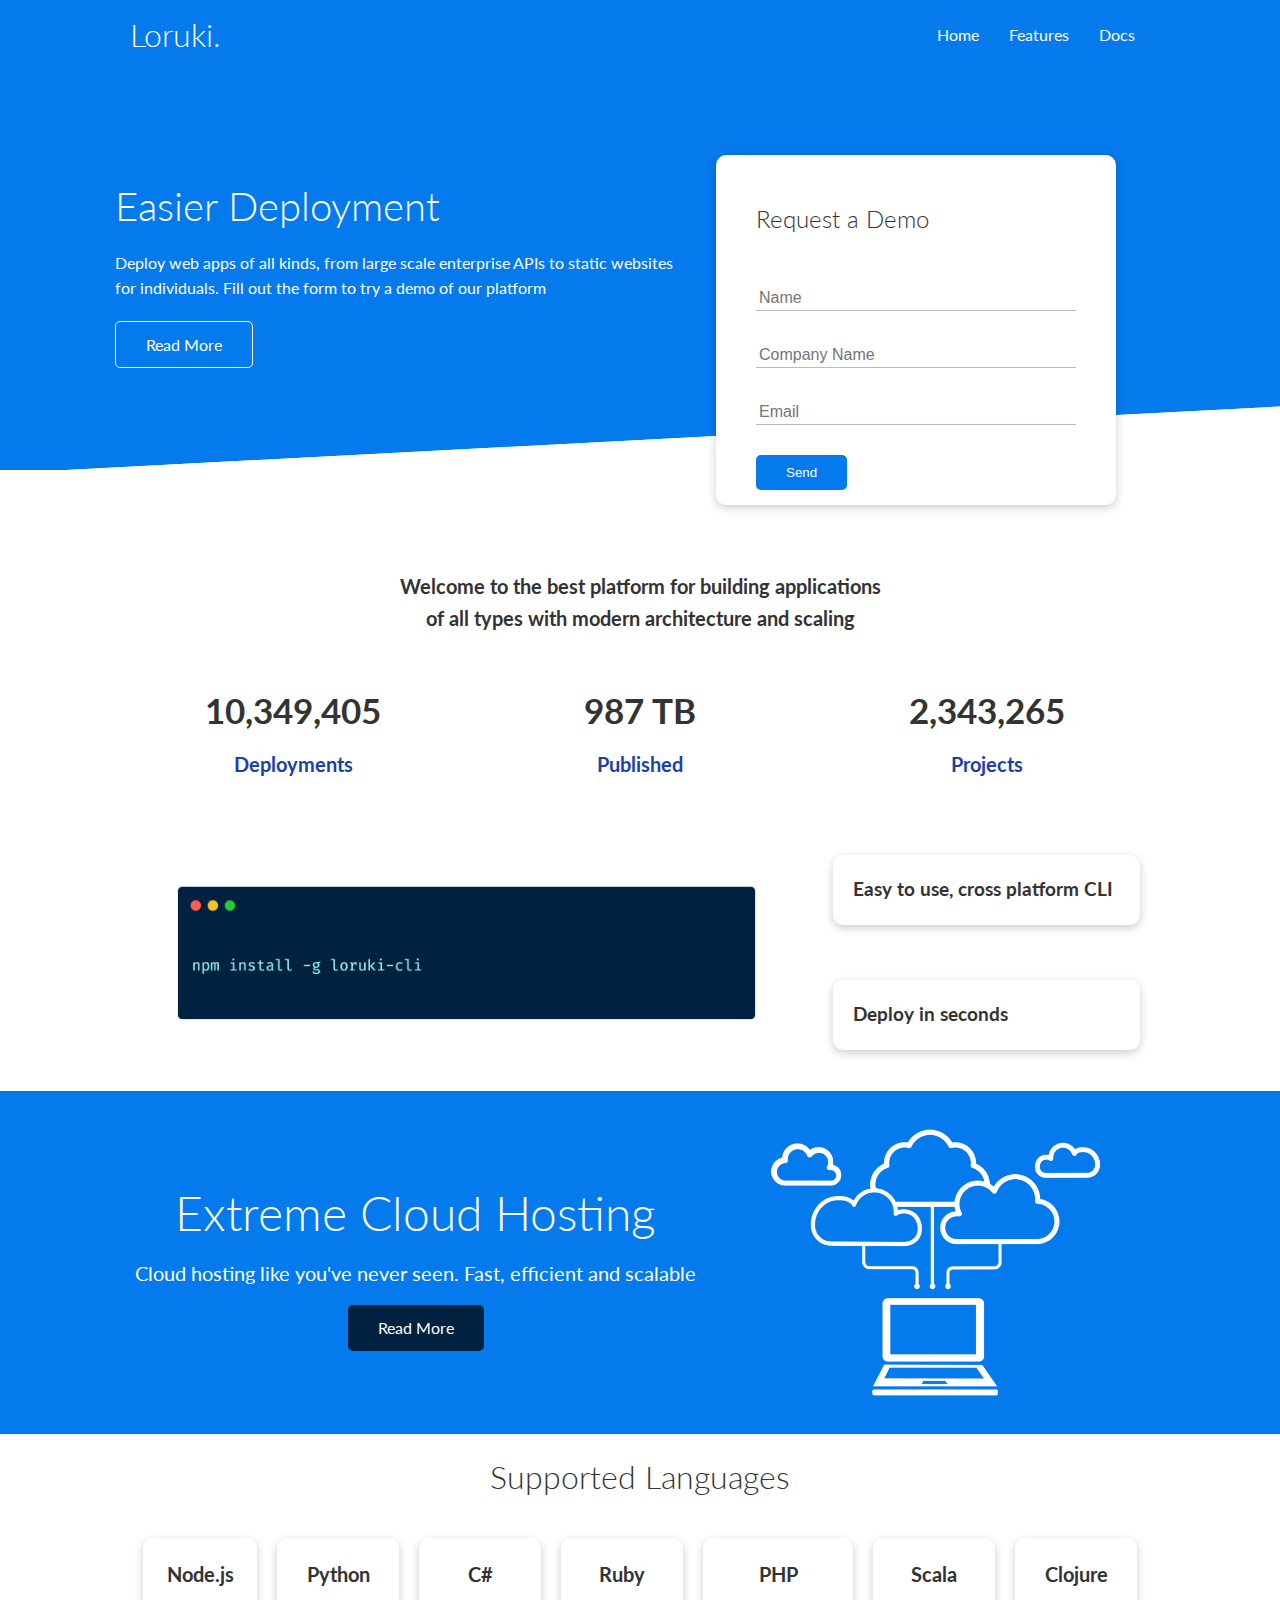
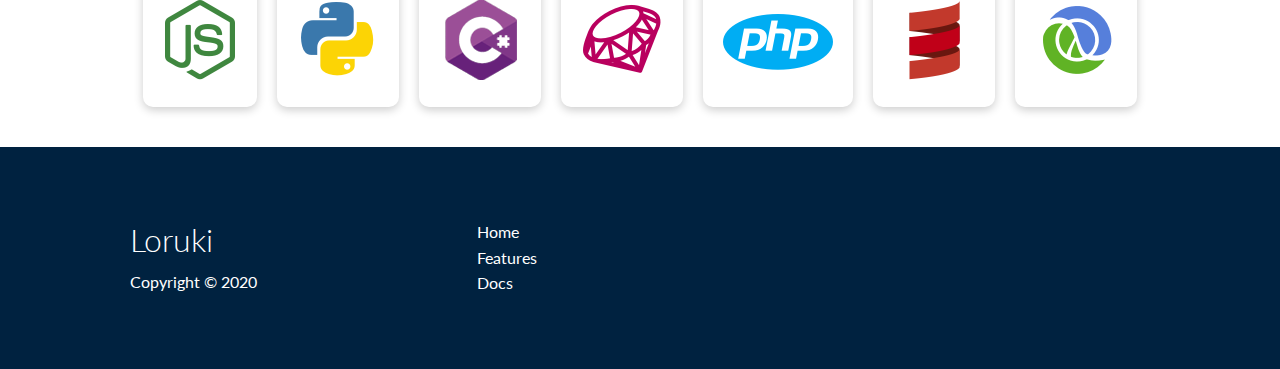
<file: index.html>
<!DOCTYPE html>
<html lang="en">
  <head>
    <meta charset="UTF-8" />
    <meta name="viewport" content="width=device-width, initial-scale=1.0" />
    <link
      rel="stylesheet"
      href="https://cdnjs.cloudflare.com/ajax/libs/font-awesome/5.15.2/css/all.min.css"
      integrity="sha512-HK5fgLBL+xu6dm/Ii3z4xhlSUyZgTT9tuc/hSrtw6uzJOvgRr2a9jyxxT1ely+B+xFAmJKVSTbpM/CuL7qxO8w=="
      crossorigin="anonymous"
    />
    <link rel="stylesheet" href="css/utilities.css" />
    <link rel="stylesheet" href="css/style.css" />
    <title>Loruki | Cloud Hosting For Everyone</title>
  </head>
  <body>
    <!-- Navbar -->
    <div class="navbar">
      <div class="container flex">
        <h1 class="logo">Loruki.</h1>
        <nav>
          <ul>
            <li><a href="index.html">Home</a></li>
            <li><a href="features.html">Features</a></li>
            <li><a href="docs.html">Docs</a></li>
          </ul>
        </nav>
      </div>
    </div>

    <!-- Showcase -->
    <section class="showcase">
      <div class="container grid">
        <div class="showcase-text">
          <h1>Easier Deployment</h1>
          <p>
            Deploy web apps of all kinds, from large scale enterprise APIs to
            static websites for individuals. Fill out the form to try a demo of
            our platform
          </p>
          <a href="features.html" class="btn btn-outline">Read More</a>
        </div>
        <div class="showcase-form card">
          <h2>Request a Demo</h2>
          <form name="contact" method="POST" netlify-honeypot="bot-field" data-netlify="true">
            <input type="hidden" name="form-name" value="contact">
            <p class="hidden">
              <label>Don’t fill this out if you’re human: <input name="bot-field" /></label>
            </p>
            <div class="form-control">
              <input type="text" name="name" placeholder="Name" required />
            </div>
            <div class="form-control">
              <input
                type="text"
                name="company"
                placeholder="Company Name"
                required
              />
            </div>
            <div class="form-control">
              <input type="email" name="email" placeholder="Email" required />
            </div>
            <input type="submit" value="Send" class="btn btn-primary" />
          </form>
        </div>
      </div>
    </section>

    <!-- Stats -->
    <section class="stats">
      <div class="container">
        <h3 class="stats-heading text-center my-1">
          Welcome to the best platform for building applications of all types
          with modern architecture and scaling
        </h3>
        <div class="grid grid-3 text-center my-4">
          <div>
            <i class="fas fa-server fa-3x"></i>
            <h3>10,349,405</h3>
            <p class="text-secondary">Deployments</p>
          </div>
          <div>
            <i class="fas fa-upload fa-3x"></i>
            <h3>987 TB</h3>
            <p class="text-secondary">Published</p>
          </div>
          <div>
            <i class="fas fa-project-diagram fa-3x"></i>
            <h3>2,343,265</h3>
            <p class="text-secondary">Projects</p>
          </div>
        </div>
      </div>
    </section>

    <!-- Cli -->
    <section class="cli">
      <div class="container grid">
        <img src="images/cli.png" alt="" />
        <div class="card">
          <h3>Easy to use, cross platform CLI</h3>
        </div>
        <div class="card">
          <h3>Deploy in seconds</h3>
        </div>
      </div>
    </section>

    <!-- Cloud -->
    <section class="cloud bg-primary my-2 py-2">
      <div class="container grid">
        <div class="text-center">
          <h2 class="lg">Extreme Cloud Hosting</h2>
          <p class="lead my-1">
            Cloud hosting like you've never seen. Fast, efficient and scalable
          </p>
          <a class="btn btn-dark" href="features.html">Read More</a>
        </div>
        <img src="images/cloud.png" alt="" />
      </div>
    </section>

    <!-- Languages -->
    <section class="languages">
      <h2 class="md text-center my-2">Supported Languages</h2>
      <div class="container flex">
        <div class="card">
          <h4>Node.js</h4>
          <img src="images/logos/node.png" alt="" />
        </div>
        <div class="card">
          <h4>Python</h4>
          <img src="images/logos/python.png" alt="" />
        </div>
        <div class="card">
          <h4>C#</h4>
          <img src="images/logos/csharp.png" alt="" />
        </div>
        <div class="card">
          <h4>Ruby</h4>
          <img src="images/logos/ruby.png" alt="" />
        </div>
        <div class="card">
          <h4>PHP</h4>
          <img src="images/logos/php.png" alt="" />
        </div>
        <div class="card">
          <h4>Scala</h4>
          <img src="images/logos/scala.png" alt="" />
        </div>
        <div class="card">
          <h4>Clojure</h4>
          <img src="images/logos/clojure.png" alt="" />
        </div>
      </div>
    </section>

    <!-- Footer -->
    <footer class="footer bg-dark py-5">
      <div class="container grid grid-3">
        <div>
          <h1>Loruki</h1>
          <p>Copyright &copy; 2020</p>
        </div>
        <nav>
          <ul>
            <li><a href="index.html">Home</a></li>
            <li><a href="features.html">Features</a></li>
            <li><a href="docs.html">Docs</a></li>
          </ul>
        </nav>
        <div class="social">
          <a href="#"><i class="fab fa-github fa-2x"></i></a>
          <a href="#"><i class="fab fa-facebook fa-2x"></i></a>
          <a href="#"><i class="fab fa-instagram fa-2x"></i></a>
          <a href="#"><i class="fab fa-twitter fa-2x"></i></a>
        </div>
      </div>
    </footer>
  </body>
</html>
</file>
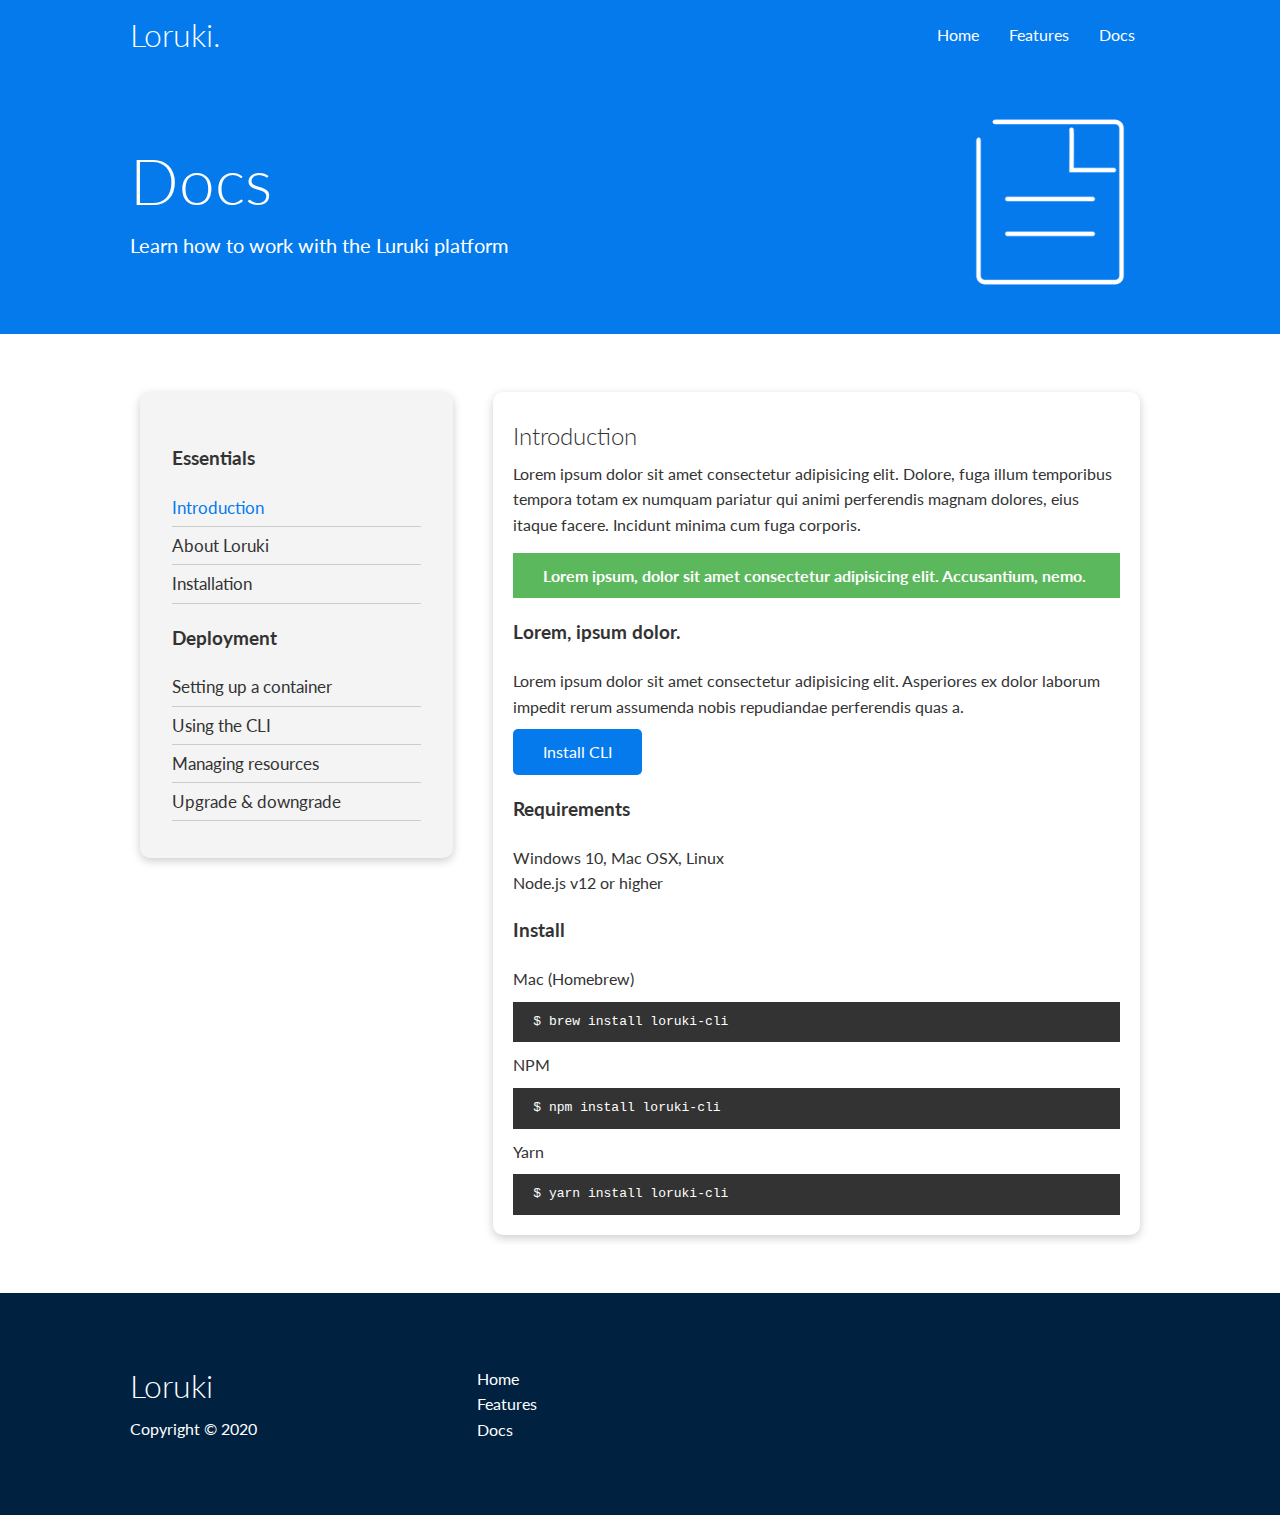
<file: docs.html>
<!DOCTYPE html>
<html lang="en">
  <head>
    <meta charset="UTF-8" />
    <meta name="viewport" content="width=device-width, initial-scale=1.0" />
    <link
      rel="stylesheet"
      href="https://cdnjs.cloudflare.com/ajax/libs/font-awesome/5.15.2/css/all.min.css"
      integrity="sha512-HK5fgLBL+xu6dm/Ii3z4xhlSUyZgTT9tuc/hSrtw6uzJOvgRr2a9jyxxT1ely+B+xFAmJKVSTbpM/CuL7qxO8w=="
      crossorigin="anonymous"
    />
    <link rel="stylesheet" href="css/utilities.css" />
    <link rel="stylesheet" href="css/style.css" />
    <title>Loruki | Cloud Hosting For Everyone</title>
  </head>
  <body>
    <!-- Navbar -->
    <div class="navbar">
      <div class="container flex">
        <h1 class="logo">Loruki.</h1>
        <nav>
          <ul>
            <li><a href="index.html">Home</a></li>
            <li><a href="features.html">Features</a></li>
            <li><a href="docs.html">Docs</a></li>
          </ul>
        </nav>
      </div>
    </div>

    <!-- Head -->
    <section class="docs-head bg-primary py-3">
      <div class="container grid">
        <div>
          <h1 class="xl">Docs</h1>
          <p class="lead">
            Learn how to work with the Luruki platform
          </p>
        </div>
        <img src="images/docs.png" alt="" />
      </div>
    </section>

    <!-- Docs Main -->
    <section class="docs-main my-4">
      <div class="container grid">

        <!-- Left side -->
        <div class="card bg-light p-3">
          <h3 class="my-2">Essentials</h3>
          <nav>
            <ul>
              <li><a href="#" class="text-primary">Introduction</a></li>
              <li><a href="#">About Loruki</a></li>
              <li><a href="#">Installation</a></li>
            </ul>
          </nav>
          <h3 class="my-2">Deployment</h3>
          <nav>
            <ul>
              <li><a href="#">Setting up a container</a></li>
              <li><a href="#">Using the CLI</a></li>
              <li><a href="#">Managing resources</a></li>
              <li><a href="#">Upgrade & downgrade</a></li>
            </ul>
          </nav>

        </div>

        <!-- Right side -->
        <div class="card">
          <h2>Introduction</h2>
          <p>Lorem ipsum dolor sit amet consectetur adipisicing elit. Dolore, fuga illum temporibus tempora totam ex numquam pariatur qui animi perferendis magnam dolores, eius itaque facere. Incidunt minima cum fuga corporis.</p>
          <div class="alert alert-success">
            <i class="fas fa-info"></i>Lorem ipsum, dolor sit amet consectetur adipisicing elit. Accusantium, nemo.
          </div>
          <h3>Lorem, ipsum dolor.</h3>
          <p>Lorem ipsum dolor sit amet consectetur adipisicing elit. Asperiores ex dolor laborum impedit rerum assumenda nobis repudiandae perferendis quas a.</p>
          <a href="#" class="btn btn-primary">Install CLI</a>
          <h3>Requirements</h3>
          <ul>
            <li>Windows 10, Mac OSX, Linux</li>
            <li>Node.js v12 or higher</li>
          </ul>
          <h3>Install</h3>
          <p>Mac (Homebrew)</p>
          <pre><code>$ brew install loruki-cli</code></pre>
          <p>NPM</p>
          <pre><code>$ npm install loruki-cli</code></pre>
          <p>Yarn</p>
          <pre><code>$ yarn install loruki-cli</code></pre>
        </div>
      </div>
    </section>

    
    
    <!-- Footer -->
    <footer class="footer bg-dark py-5">
      <div class="container grid grid-3">
        <div>
          <h1>Loruki</h1>
          <p>Copyright &copy; 2020</p>
        </div>
        <nav>
          <ul>
            <li><a href="index.html">Home</a></li>
            <li><a href="features.html">Features</a></li>
            <li><a href="docs.html">Docs</a></li>
          </ul>
        </nav>
        <div class="social">
          <a href="#"><i class="fab fa-github fa-2x"></i></a>
          <a href="#"><i class="fab fa-facebook fa-2x"></i></a>
          <a href="#"><i class="fab fa-instagram fa-2x"></i></a>
          <a href="#"><i class="fab fa-twitter fa-2x"></i></a>
        </div>
      </div>
    </footer>
  </body>
</html>
</file>
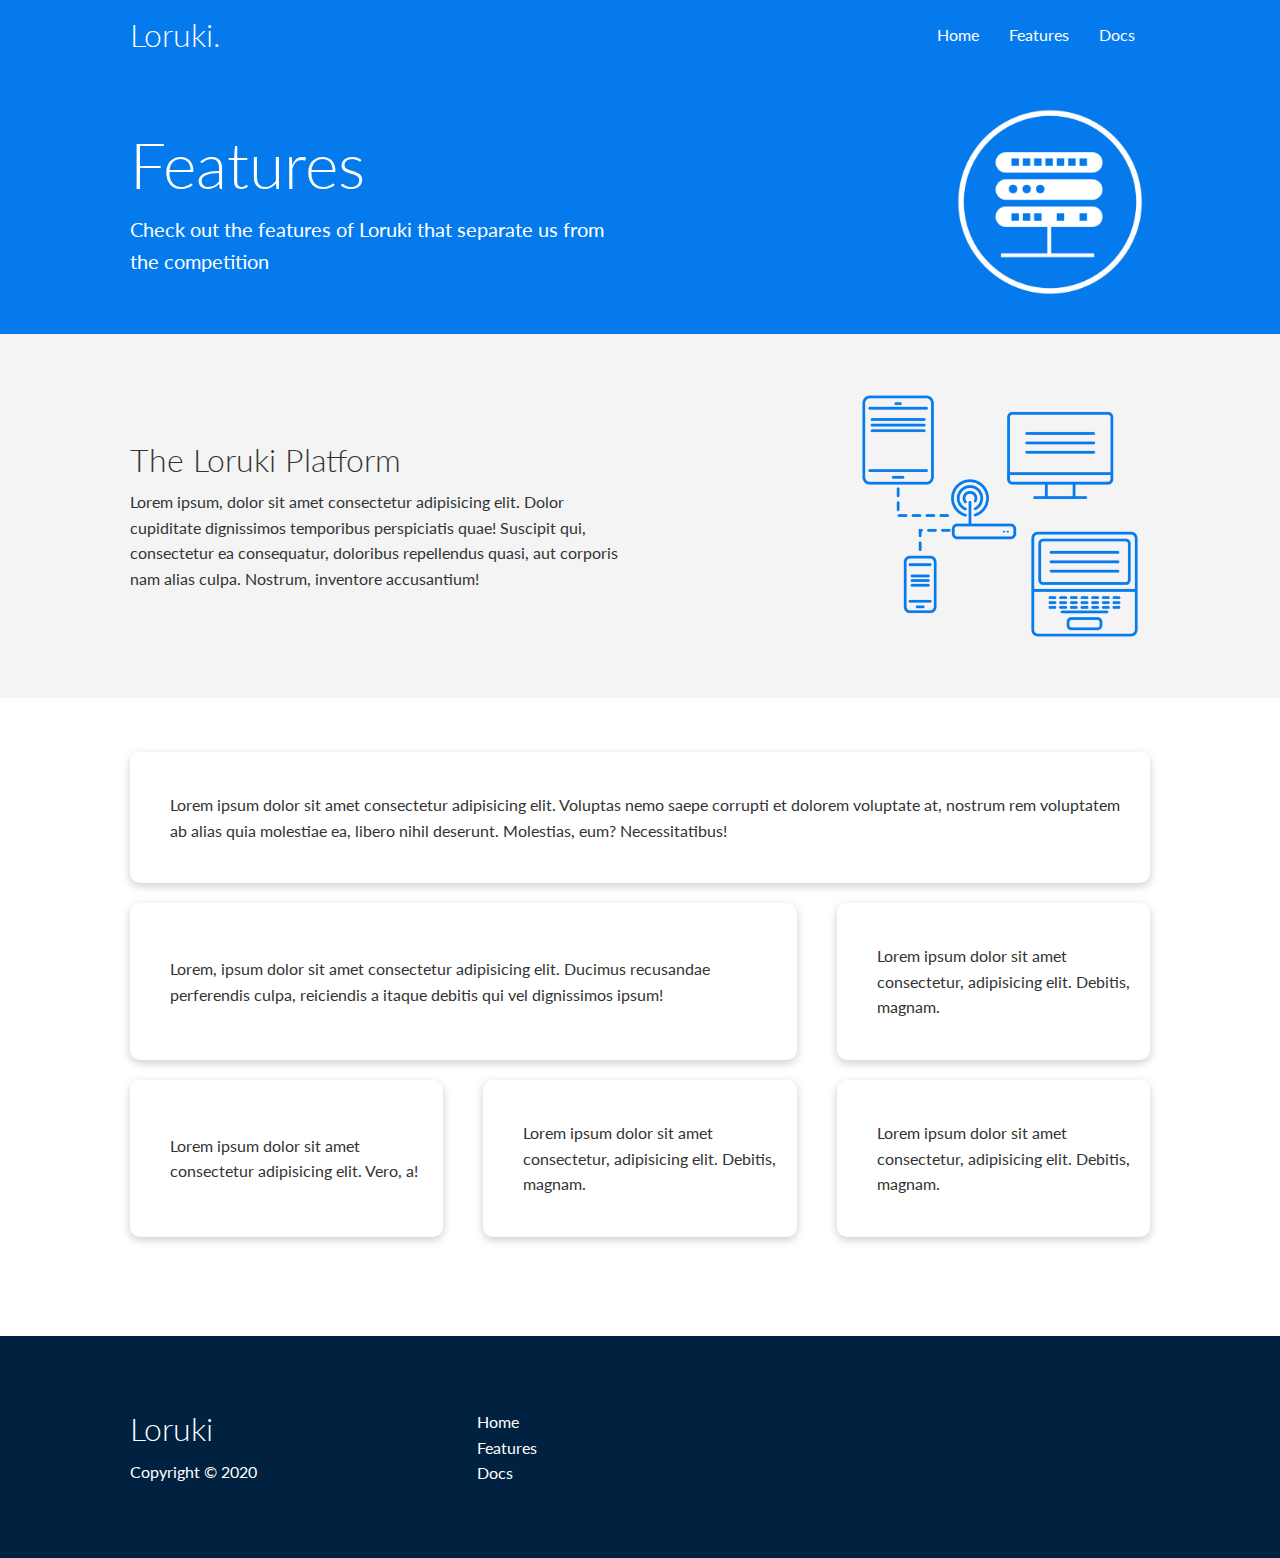
<file: features.html>
<!DOCTYPE html>
<html lang="en">
  <head>
    <meta charset="UTF-8" />
    <meta name="viewport" content="width=device-width, initial-scale=1.0" />
    <link
      rel="stylesheet"
      href="https://cdnjs.cloudflare.com/ajax/libs/font-awesome/5.15.2/css/all.min.css"
      integrity="sha512-HK5fgLBL+xu6dm/Ii3z4xhlSUyZgTT9tuc/hSrtw6uzJOvgRr2a9jyxxT1ely+B+xFAmJKVSTbpM/CuL7qxO8w=="
      crossorigin="anonymous"
    />
    <link rel="stylesheet" href="css/utilities.css" />
    <link rel="stylesheet" href="css/style.css" />
    <title>Loruki | Cloud Hosting For Everyone</title>
  </head>
  <body>
    <!-- Navbar -->
    <div class="navbar">
      <div class="container flex">
        <h1 class="logo">Loruki.</h1>
        <nav>
          <ul>
            <li><a href="index.html">Home</a></li>
            <li><a href="features.html">Features</a></li>
            <li><a href="docs.html">Docs</a></li>
          </ul>
        </nav>
      </div>
    </div>

    <!-- Head -->
    <section class="features-head bg-primary py-3">
      <div class="container grid">
        <div>
          <h1 class="xl">Features</h1>
          <p class="lead">
            Check out the features of Loruki that separate us from the
            competition
          </p>
        </div>
        <img src="images/server.png" alt="" />
      </div>
    </section>

    <!-- Sub head -->
    <section class="features-sub-head bg-light py-3">
      <div class="container grid">
        <div>
          <h1 class="md">The Loruki Platform</h1>
          <p>
            Lorem ipsum, dolor sit amet consectetur adipisicing elit. Dolor
            cupiditate dignissimos temporibus perspiciatis quae! Suscipit qui,
            consectetur ea consequatur, doloribus repellendus quasi, aut
            corporis nam alias culpa. Nostrum, inventore accusantium!
          </p>
        </div>
        <img src="images/server2.png" alt="" />
      </div>
    </section>

    <!-- Features Main -->
    <section class="features-main my-2">
      <div class="container grid grid-3">
        <div class="card flex">
          <i class="fas fa-server fa-3x"></i>
          <p>
            Lorem ipsum dolor sit amet consectetur adipisicing elit. Voluptas
            nemo saepe corrupti et dolorem voluptate at, nostrum rem voluptatem
            ab alias quia molestiae ea, libero nihil deserunt. Molestias, eum?
            Necessitatibus!
          </p>
        </div>
        <div class="card flex">
          <i class="fas fa-network-wired fa-3x"></i>
          <p>
            Lorem, ipsum dolor sit amet consectetur adipisicing elit. Ducimus
            recusandae perferendis culpa, reiciendis a itaque debitis qui vel
            dignissimos ipsum!
          </p>
        </div>
        <div class="card flex">
          <i class="fas fa-laptop-code fa-3x"></i>
          <p>
            Lorem ipsum dolor sit amet consectetur, adipisicing elit. Debitis,
            magnam.
          </p>
        </div>
        <div class="card flex">
          <i class="fas fa-database fa-3x"></i>
          <p>
            Lorem ipsum dolor sit amet consectetur adipisicing elit. Vero, a!
          </p>
        </div>
        <div class="card flex">
          <i class="fas fa-power-off fa-3x"></i>
          <p>
            Lorem ipsum dolor sit amet consectetur, adipisicing elit. Debitis,
            magnam.
          </p>
        </div>
        <div class="card flex">
          <i class="fas fa-upload fa-3x"></i>
          <p>
            Lorem ipsum dolor sit amet consectetur, adipisicing elit. Debitis,
            magnam.
          </p>
        </div>
        <br />
      </div>
    </section>

    <!-- Footer -->
    <footer class="footer bg-dark py-5">
      <div class="container grid grid-3">
        <div>
          <h1>Loruki</h1>
          <p>Copyright &copy; 2020</p>
        </div>
        <nav>
          <ul>
            <li><a href="index.html">Home</a></li>
            <li><a href="features.html">Features</a></li>
            <li><a href="docs.html">Docs</a></li>
          </ul>
        </nav>
        <div class="social">
          <a href="#"><i class="fab fa-github fa-2x"></i></a>
          <a href="#"><i class="fab fa-facebook fa-2x"></i></a>
          <a href="#"><i class="fab fa-instagram fa-2x"></i></a>
          <a href="#"><i class="fab fa-twitter fa-2x"></i></a>
        </div>
      </div>
    </footer>
  </body>
</html>
</file>
<file: css/utilities.css>
.container {
  max-width: 1100px;
  margin: 0 auto;
  overflow: auto;
  padding: 0 40px;
}

.card {
  background-color: #fff;
  color: #333;
  border-radius: 10px;
  box-shadow: 0 3px 10px rgba(0, 0, 0, 0.2);
  padding: 20px;
  margin: 10px;
}

.btn {
  display: inline-block;
  padding: 10px 30px;
  cursor: pointer;
  background: var(--primary-color);
  color: #fff;
  border: none;
  border-radius: 5px;
}

.btn-outline {
  background-color: transparent;
  border: 1px #fff solid;
}

.btn:hover {
  transform: scale(0.98);
}

/* Backgrounds & colored buttons*/
.bg-primary,
.btn-primary {
  background-color: var(--primary-color);
  color: #fff;
}

.bg-secondary,
.btn-secondary {
  background-color: var(--secondary-color);
  color: #fff;
}

.bg-dark,
.btn-dark {
  background-color: var(--dark-color);
  color: #fff;
}

.bg-light,
.btn-light {
  background-color: var(--light-color);
  color: #333;
}

.bg-primary a,
.btn-primary a,
.bg-secondary a,
.btn-secondary a,
.bg-dark a,
.btn-dark a {
  color: #fff;
}

/* Text colors */
.text-primary {
  color: var(--primary-color);
}

.text-secondary {
  color: var(--secondary-color);
}

.text-dark {
  color: var(--dark-color);
}

.text-light {
  color: var(--light-color);
}

/* Test sizes */
.lead {
  font-size: 20px;
}

.sm {
  font-size: 1rem;
}

.md {
  font-size: 2rem;
}

.lg {
  font-size: 3rem;
}

.xl {
  font-size: 4rem;
}

.text-center {
  text-align: center;
}

/* Alert */
.alert {
  background-color: var(--light-color);
  padding: 10px 20px;
  margin: 15px 0;
  font-weight: bold;
}

.alert i {
  margin-right: 10px;
}

.alert-success {
  background-color: var(--success-color);
  color: #fff;
}

.alert-error {
  background-color: var(--error-color);
  color: #fff;
}

.flex {
  display: flex;
  justify-content: center;
  align-items: center;
  height: 100%;
}

.grid {
  display: grid;
  grid-template-columns: repeat(2, 1fr);
  gap: 20px;
  justify-content: center;
  align-items: center;
  height: 100%;
}

.grid-3 {
  grid-template-columns: repeat(3, 1fr);
}

/* Margin */
.my-1 {
  margin: 1rem 0;
}

.my-2 {
  margin: 1.5rem 0;
}

.my-3 {
  margin: 2rem 0;
}

.my-4 {
  margin: 3rem 0;
}

.my-5 {
  margin: 4rem 0;
}

.m-1 {
  margin: 1rem;
}

.m-2 {
  margin: 1.5rem;
}

.m-3 {
  margin: 2rem;
}

.m-4 {
  margin: 3rem;
}

.m-5 {
  margin: 4rem;
}

/* Padding */
.py-1 {
  padding: 1rem 0;
}

.py-2 {
  padding: 1.5rem 0;
}

.py-3 {
  padding: 2rem 0;
}

.py-4 {
  padding: 3rem 0;
}

.py-5 {
  padding: 4rem 0;
}

.p-1 {
  padding: 1rem;
}

.p-2 {
  padding: 1.5rem;
}

.p-3 {
  padding: 2rem;
}

.p-4 {
  padding: 3rem;
}

.p-5 {
  padding: 4rem;
}
</file>
<file: css/style.css>
@import url('https://fonts.googleapis.com/css2?family=Lato:wght@300&display=swap');

:root {
  --primary-color: #047aed;
  --secondary-color: #1c3fa8;
  --dark-color: #002240;
  --light-color: #f4f4f4;
  --success-color: #5cb85c;
  --error-color: #d9534f;

}

* {
  box-sizing: border-box;
  padding: 0;
  margin: 0;
}

body {
  font-family: 'Lato', sans-serif;
  color: #333;
  line-height: 1.6;
}

ul {
  list-style-type: none;
}

a {
  text-decoration: none;
  color: #333;
}

h1,
h2 {
  font-weight: 300;
  line-height: 1.2;
  margin: 10px 0;
}

p {
  margin: 10px 0;
}

img {
  width: 100%;
}

code, pre {
  background: #333;
  color: #fff;
  padding: 10px;
}

.hidden {
  visibility: hidden;
  height: 0;
}

/* Navbar */
.navbar {
  background-color: var(--primary-color);
  color: #fff;
  height: 70px;
}

.navbar ul {
  display: flex;
}

.navbar a {
  color: #fff;
  padding: 10px;
  margin: 0 5px;
}

.navbar a:hover {
  border-bottom: 2px #fff solid;
}

.navbar .flex {
  justify-content: space-between;
}

/* Showcase */
.showcase {
  height: 400px;
  background-color: var(--primary-color);
  color: #fff;
  position: relative;
}

.showcase h1 {
  font-size: 40px;
}

.showcase p {
  margin: 20px 0;
}

.showcase .grid {
  overflow: visible;
  grid-template-columns: 55% 45%;
  gap: 30px;
}

.showcase-text {
  animation: slideInFromLeft 0.8s ease-in;
}

.showcase-form {
  position: relative;
  top: 60px;
  height: 350px;
  width: 400px;
  padding: 40px;
  z-index: 100;
  animation: slideInFromRight 0.8s ease-in;
}

.showcase-form .form-control {
  margin: 30px 0;
}

.showcase-form input[type='text'],
.showcase-form input[type='email'] {
  border: 0;
  border-bottom: 1px solid #b4becb;
  width: 100%;
  padding: 3px;
  font-size: 16px;
}

.showcase-form input:focus {
  outline: none;
}

.showcase::before,
.showcase::after {
  content: '';
  position: absolute;
  height: 100px;
  bottom: -70px;
  right: 0;
  left: 0;
  background: #fff;
  transform: skewY(-3deg);
  -webkit-transform: skewY(-3deg);
  -moz-transform: skewY(-3deg);
  -ms-transform: skewY(-3deg);
}

/* Stats */
.stats {
  padding-top: 100px;
  animation: slideInFromBottom 1s ease-in;
}

.stats-heading {
  max-width: 500px;
  margin: auto;
  font-size: 20px;
}

.stats .grid h3 {
  font-size: 35px;
}

.stats .grid p {
  font-size: 20px;
  font-weight: bold;
}

/* Cli */
.cli .grid {
  grid-template-columns: repeat(3, 1fr);
  grid-template-rows: repeat(2, 1fr);
}

.cli .grid > *:first-child {
  grid-column: 1 / span 2;
  grid-row: 1 / span 2;
}

/* Cloud */
.cloud .grid {
  grid-template-columns: 4fr 3fr;
}

/* Languages */
.languages .flex {
  flex-wrap: wrap;
}

.languages .card {
  text-align: center;
  margin: 18px 10px 40px;
  transition: transform 0.2s ease-in;
}

.languages .card h4 {
  font-size: 20px;
  margin-bottom: 10px;
}

.languages .card:hover {
  transform: translateY(-15px);
}

/* Features */
.features-head img, .docs-head img {
  width: 200px;
  justify-self: flex-end;
}

.features-sub-head img {
  width: 300px;
  justify-self: flex-end;
}

.features-main .grid {
  padding: 30px;
}

.features-main .card > i {
  margin-right: 20px;
}

.features-main .grid > i {
  padding: 30px;
}

.features-main .grid > *:first-child {
  grid-column: 1 / span 3;
}

.features-main .grid > *:nth-child(2) {
  grid-column: 1 / span 2;
}

/* Docs */
.docs-main h3 {
  margin: 20px 0;
}

.docs-main .grid {
  grid-template-columns: 1fr 2fr;
  align-items: flex-start;
}

.docs-main nav li {
  font-size: 17px;
  padding-bottom: 5px;
  margin-bottom: 5px;
  border-bottom: 1px #ccc solid;
}

.docs-main a:hover {
  font-weight: bold;
}

/* Footer */
.footer .social a {
  margin: 0 10px;
}

/* Animations */
@keyframes slideInFromLeft {
  0% {
    transform: translateX(-100%);
  }
  100% {
    transform: translateX(0);
  }
}

@keyframes slideInFromRight {
  0% {
    transform: translateX(100%);
  }
  100% {
    transform: translateX(0);
  }
}

@keyframes slideInFromTop {
  0% {
    transform: translateY(-100%);
  }
  100% {
    transform: translateX(0);
  }
}

@keyframes slideInFromBottom {
  0% {
    transform: translateY(100%);
  }
  100% {
    transform: translateX(0);
  }
}

/* Tablets and under */
@media (max-width: 768px) {
  .grid,
  .showcase .grid,
  .stats .grid,
  .cli .grid,
  .cloud .grid, 
  .features-main .grid, 
  .docs-main .grid {
    grid-template-columns: 1fr;
    grid-template-rows: 1fr;
  }

  .showcase {
    height: auto;
  }

  .showcase-text {
    text-align: center;
    margin-top: 40px;
    animation: slideInFromTop 1s ease-in;
  }

  .showcase-form {
    justify-self: center;
    margin: auto;
    animation: slideInFromBottom 1s ease-in;
  }

  .cli .grid > *:first-child {
    grid-column: 1;
    grid-row: 1;
  }

  .features-head,
  .features-sub-head,
  .docs-head {
    text-align: center;
  }

  .features-head img,
  .features-sub-head img,
  .docs-head img {
    justify-self: center;
  }

  .features-main .grid > *:first-child,
  .features-main .grid > *:nth-child(2) {
    grid-column: 1;
  }
}

/* Mobile */
@media (max-width: 500px) {
  .navbar {
    height: 110px;
  }

  .navbar .flex {
    flex-direction: column;
  }

  .navbar ul {
    padding: 10px;
    background-color: rgba(0, 0, 0, 0.1);
  }
}
</file>
